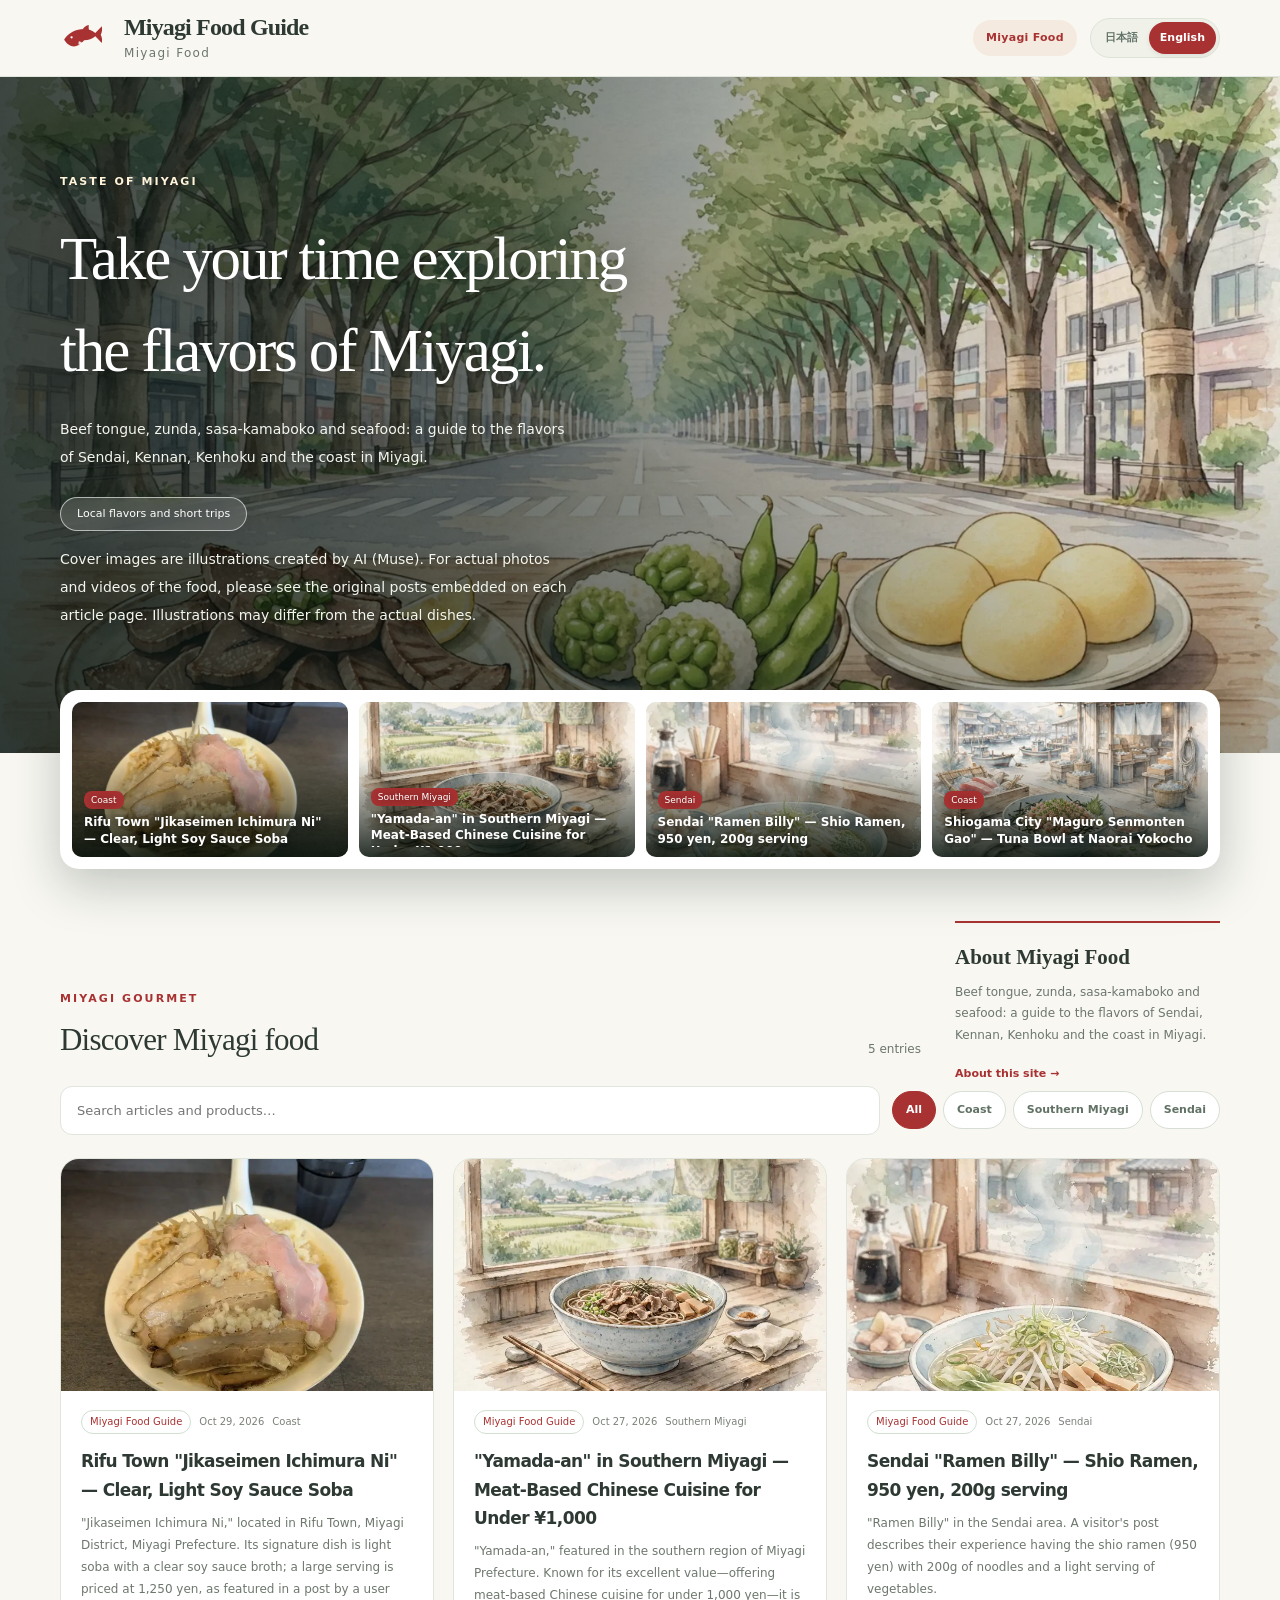
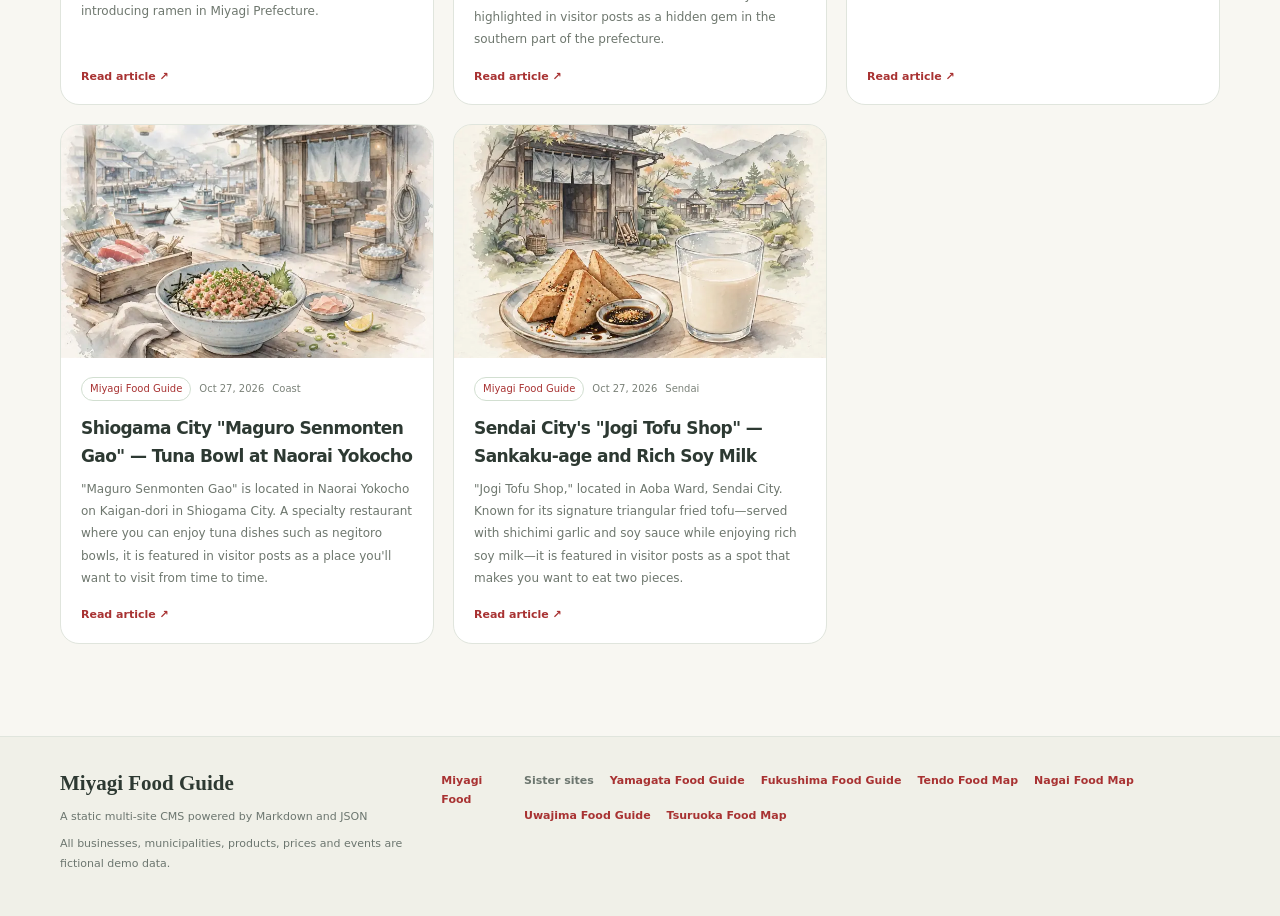
<file: index.html>
<!doctype html><html lang="ja"><head><meta charset="utf-8"><meta name="viewport" content="width=device-width,initial-scale=1"><meta name="description" content="Markdownから生成した静的JSONサイト"><meta http-equiv="Content-Security-Policy" content="default-src 'self'; script-src 'self' https://www.instagram.com https://www.threads.net https://www.threads.com; frame-src https://www.instagram.com https://www.threads.net https://www.threads.com; style-src 'self'; img-src 'self' data:; connect-src 'self'; object-src 'none'; base-uri 'self'; form-action 'none'"><title>宮城グルメ案内</title><link rel="stylesheet" href="assets/style.css"></head><body><div id="app" data-default="miyagi" data-root="./" data-mode="site" data-site-id="miyagi" data-portal-url=""><p class="loading">読み込み中…</p></div><noscript>JavaScriptを有効にしてください。</noscript><script src="assets/app.js" defer></script></body></html>
</file>
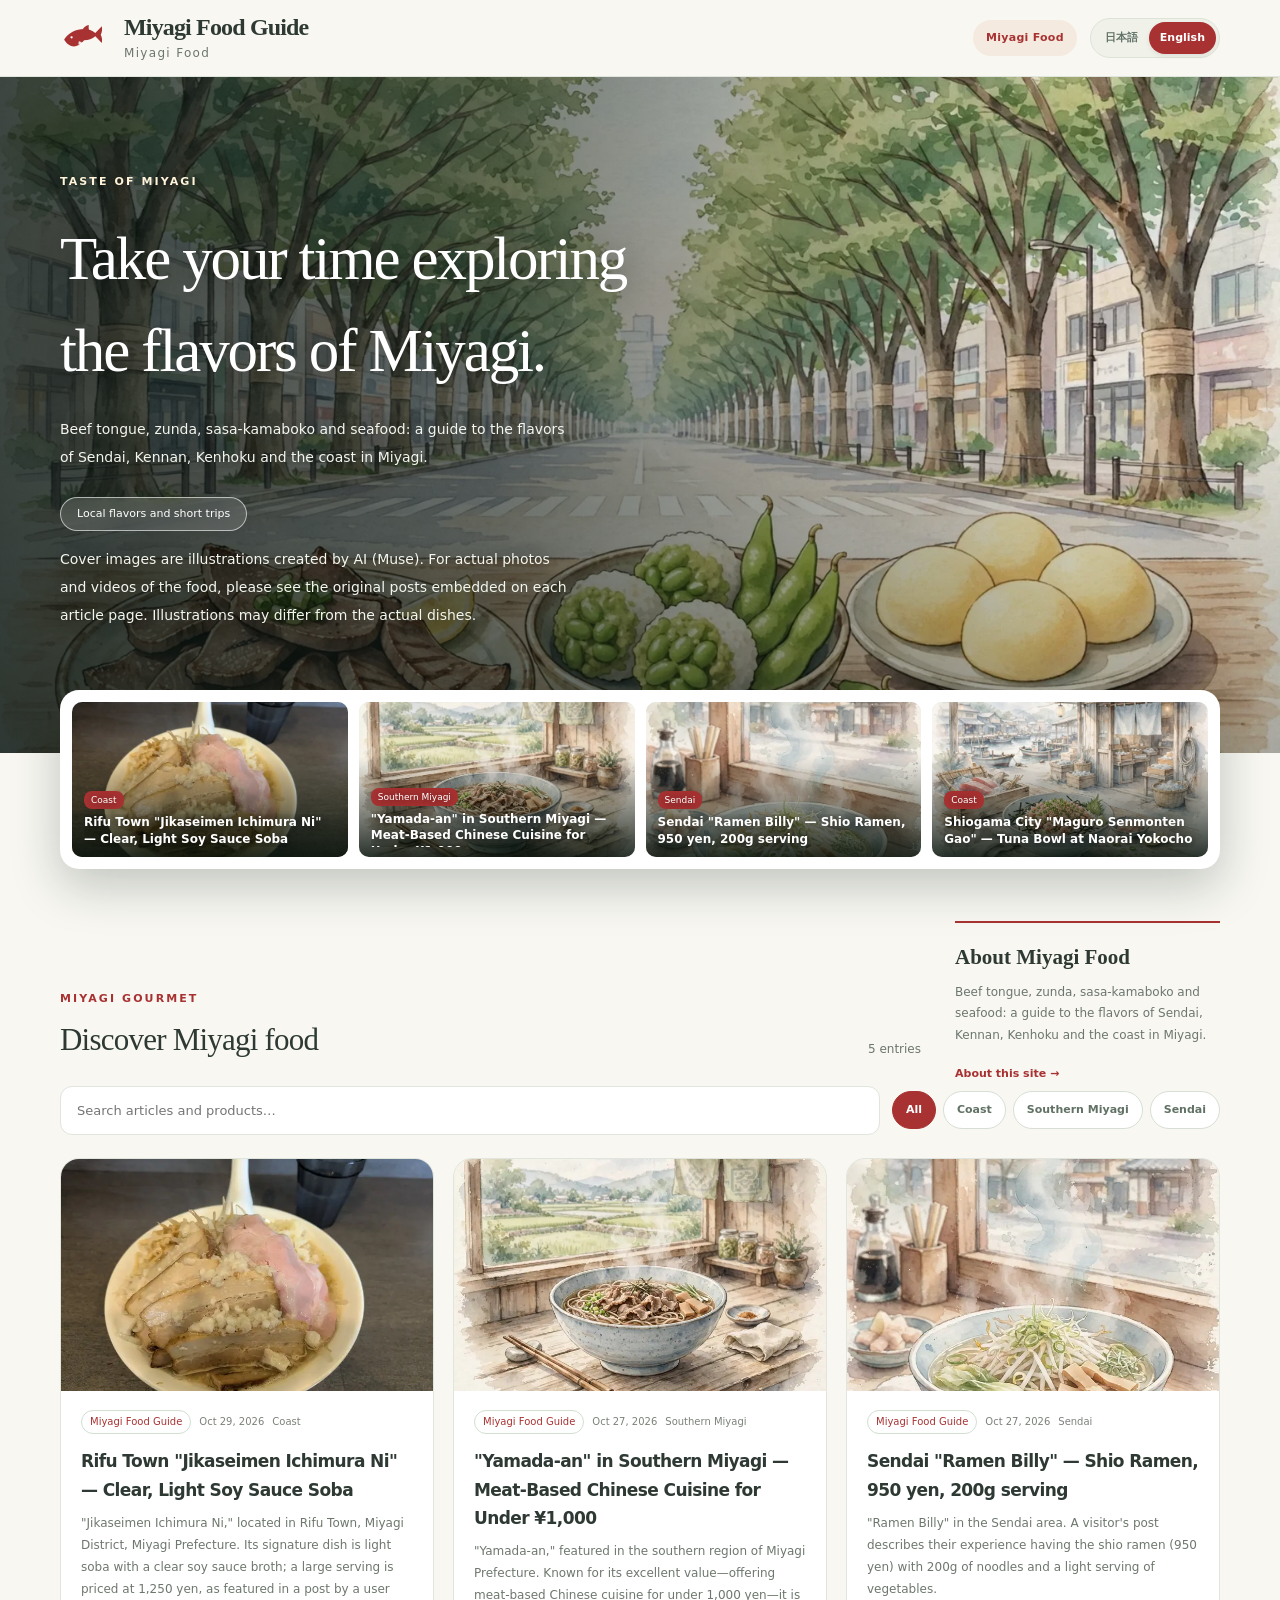
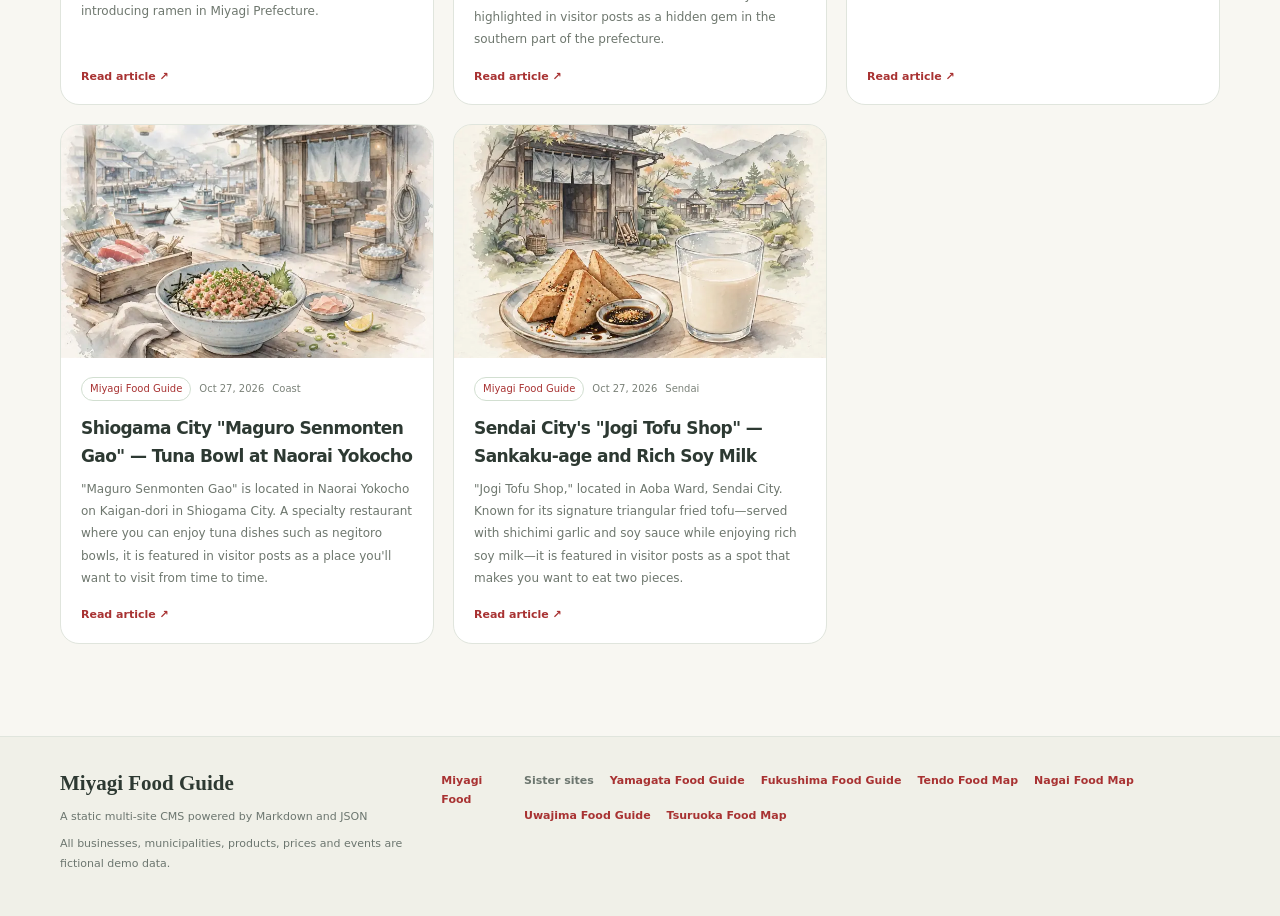
<file: docs/index.html>
<!doctype html><html lang="ja"><head><meta charset="utf-8"><meta name="viewport" content="width=device-width,initial-scale=1"><meta name="description" content="Markdownから生成した静的JSONサイト"><meta http-equiv="Content-Security-Policy" content="default-src 'self'; script-src 'self' https://www.instagram.com https://www.threads.net https://www.threads.com; frame-src https://www.instagram.com https://www.threads.net https://www.threads.com; style-src 'self' 'unsafe-hashes' 'sha256-xK+TcQ9StFcaVVSroz1BgC50XqBvx1GcKyflF9XE4A0=' 'sha256-l6khRnjaVBZm7Z9S5+A/4ZrRnU7hBbTAGeVNTXpAbwU='; img-src 'self' data:; connect-src 'self'; object-src 'none'; base-uri 'self'; form-action 'none'"><title>宮城グルメ案内</title><link rel="stylesheet" href="assets/style.css"></head><body><div id="app" data-default="miyagi" data-root="./" data-mode="site" data-site-id="miyagi" data-portal-url=""><p class="loading">読み込み中…</p></div><noscript>JavaScriptを有効にしてください。</noscript><script src="assets/app.js" defer></script></body></html>
</file>
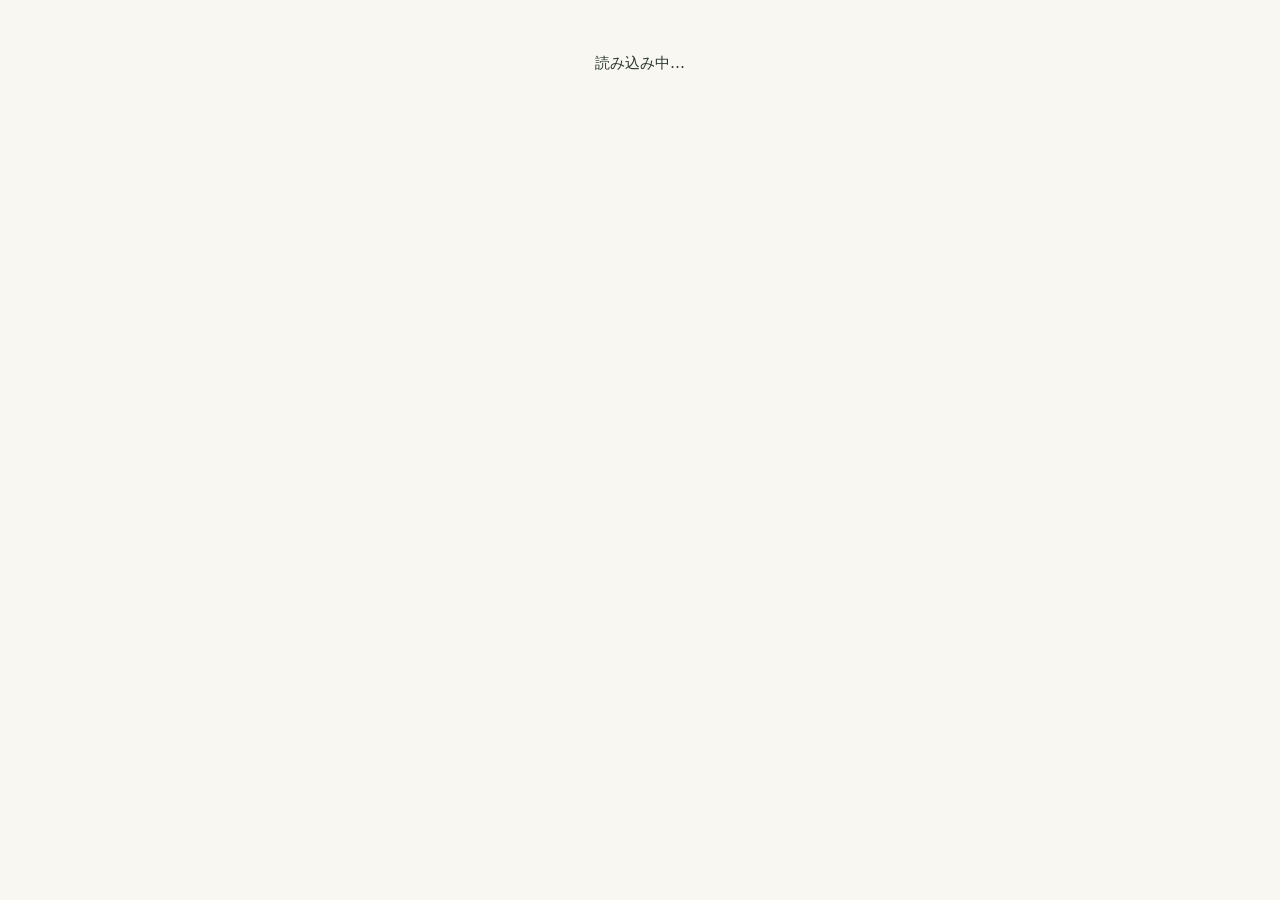
<file: docs/en/index.html>
<!doctype html><html lang="en"><head><meta charset="utf-8"><meta name="viewport" content="width=device-width,initial-scale=1"><meta name="description" content="Beef tongue, zunda, sasa-kamaboko and seafood: a guide to the flavors of Sendai, Kennan, Kenhoku and the coast in Miyagi."><meta http-equiv="refresh" content="0; url=../#/en/"><title>Miyagi Food Guide</title></head><body><p><a href="../#/en/">Miyagi Food Guide &mdash; English</a></p></body></html>
</file>
<file: assets/style.css>
:root{--bg:#f8f7f2;--ink:#2d3932;--muted:#6c766f;--line:#e0e5dd;--accent:#416851;--accentsoft:#edf3eb;--paper:#fff;--round:19px;--shadow:0 18px 48px rgba(37,57,42,.075)}*{box-sizing:border-box}html{scroll-behavior:smooth}body{margin:0;background:var(--bg);color:var(--ink);font:15px/1.8 -apple-system,BlinkMacSystemFont,'Noto Sans JP','Hiragino Kaku Gothic ProN',system-ui,sans-serif}button,input{font:inherit}button{cursor:pointer}a{color:inherit;text-decoration:none}a:hover{color:var(--accent)}img{max-width:100%}h1,h2,h3,p{margin-top:0}[hidden]{display:none!important}.container{width:min(1160px,calc(100% - 48px));margin:auto}.topbar{position:sticky;top:0;z-index:5;background:rgba(248,247,242,.97);backdrop-filter:blur(13px);border-bottom:1px solid var(--line)}.topline{display:flex;gap:18px;align-items:center;justify-content:space-between;min-height:76px}.brand{display:flex;align-items:center;gap:12px;min-width:0}.brandicon{width:42px;height:42px;display:grid;place-items:center;border-radius:13px;background:var(--accent);color:white;font:26px Georgia,serif}.brandname{display:block;font-family:Georgia,'Noto Serif JP',serif;font-size:24px;font-weight:700;line-height:1.1;letter-spacing:-.035em}.brandsub{display:block;font-size:12px;color:var(--muted);letter-spacing:.11em;line-height:1.4;margin-top:5px}.links{display:flex;align-items:center;gap:6px;flex-wrap:wrap;justify-content:flex-end}.links a{font-size:11px;font-weight:700;letter-spacing:.025em;border-radius:100px;padding:8px 13px;white-space:nowrap}.links a.selected{background:var(--accentsoft);color:var(--accent)}.cartbadge{display:inline-block;background:var(--accent);color:white;border-radius:15px;font-size:9px;min-width:17px;text-align:center;padding:0 4px}.mobilehint{display:none}.hero{background:linear-gradient(115deg,#e3eade,#f2dfc7);position:relative;overflow:hidden}.hero:before{content:"";position:absolute;width:370px;height:370px;border-radius:100%;right:-55px;top:-160px;background:rgba(255,255,255,.28)}.hero:after{content:"✳";position:absolute;right:10%;bottom:-150px;font:350px Georgia,serif;line-height:1;color:rgba(74,110,81,.09);transform:rotate(-16deg)}.hero.town{background:linear-gradient(110deg,#d9ebec,#eaf1e2)}.hero.town:after{content:"⌂";color:rgba(66,106,118,.09)}.hero.fruit{background:linear-gradient(110deg,#f6e6d2,#f7e0d9)}.hero.fruit:after{content:"◌";color:rgba(166,95,70,.13)}.heroinner{position:relative;z-index:1;padding:70px 0 77px;max-width:1160px;margin:auto}.kicker{font-size:11px;letter-spacing:.19em;font-weight:800;color:var(--accent)}.hero h1{font:500 clamp(35px,5vw,61px)/1.5 Georgia,'Noto Serif JP',serif;letter-spacing:-.035em;margin:19px 0;color:#263c31;white-space:pre-line}.hero p{font-size:14px;max-width:565px;color:#5c6a60;line-height:2}.hero .subpill{display:inline-flex;border:1px solid color-mix(in srgb,var(--accent) 35%,transparent);border-radius:100px;color:var(--accent);font-size:11px;padding:6px 16px;margin-top:12px;background:rgba(255,255,255,.28)}.section{padding:52px 0}.sectiontitle{display:flex;justify-content:space-between;align-items:end;margin-bottom:25px;gap:16px}.sectiontitle h2{font:500 31px/1.35 Georgia,'Noto Serif JP',serif;letter-spacing:-.025em;margin:8px 0 0}.sectiontitle .caption{font-size:12px;color:var(--muted);margin:0}.siteintro{display:grid;grid-template-columns:repeat(3,1fr);gap:18px;margin-bottom:50px}.siteitem{border:1px solid var(--line);background:white;border-radius:18px;padding:22px 23px;transition:transform .15s,border-color .15s;display:flex;gap:12px;align-items:start}.siteitem:hover{transform:translateY(-3px);border-color:var(--accent)}.siteemoji{width:45px;height:45px;border-radius:15px;background:var(--accentsoft);display:grid;place-items:center;font-size:23px;flex:none}.siteitem strong{font-size:15px}.siteitem span{display:block;font-size:11px;color:var(--muted);line-height:1.8;margin-top:4px}.tools{display:flex;gap:12px;flex-wrap:wrap;align-items:center;margin-bottom:23px}.search{background:#fff;border:1px solid var(--line);padding:12px 16px;border-radius:12px;min-width:220px;flex:1;font-size:13px;outline-color:var(--accent)}.chips{display:flex;flex-wrap:wrap;gap:7px}.chip{border:1px solid #d7dfd5;color:#617165;padding:8px 13px;background:#fff;border-radius:30px;font-size:11px;font-weight:700}.chip.active{background:var(--accent);color:white;border-color:var(--accent)}.grid{display:grid;grid-template-columns:repeat(3,minmax(0,1fr));gap:19px}.tile{border-radius:var(--round);background:var(--paper);border:1px solid var(--line);overflow:hidden;display:flex;flex-direction:column;transition:transform .18s,border-color .18s,box-shadow .18s}.tile:hover{transform:translateY(-4px);box-shadow:var(--shadow);border-color:#b3c6b6}.tile-image{width:100%;height:auto;display:block;background:#e8e4d8}.tile-content{display:flex;flex-direction:column;flex:1;padding:19px 20px 18px}.tile-meta{display:flex;gap:8px;align-items:center;flex-wrap:wrap;color:#7b8279;font-size:10px}.tag{color:var(--accent);border:1px solid #d2dfd1;border-radius:20px;padding:2px 8px;font-size:10px}.tile h3{font-size:17px;line-height:1.65;margin:13px 0 8px;letter-spacing:-.035em}.tile p{font-size:12px;color:#6e776e;line-height:1.85;margin-bottom:16px}.tile-foot{margin-top:auto;display:flex;gap:10px;justify-content:space-between;align-items:center}.more{color:var(--accent);font-size:11px;font-weight:800}.price{font-size:19px;font-weight:750;color:#a65e42}.price small{font-size:10px;font-weight:400;color:#777}.pillbutton{border:1px solid var(--accent);background:var(--accent);color:white;border-radius:30px;padding:7px 15px;font-size:11px;font-weight:700}.pillbutton.ghost{background:white;color:var(--accent)}.pillbutton:hover{opacity:.85}.introgrid{display:grid;grid-template-columns:1fr 265px;gap:34px}.rightnote{border-top:2px solid var(--accent);padding-top:22px}.rightnote h3{font:600 21px Georgia,serif;margin-bottom:12px}.rightnote p{font-size:12px;color:var(--muted)}.article{display:grid;grid-template-columns:minmax(0,1fr) 260px;gap:34px;align-items:start}.articlehead{padding:44px 0 32px;background:linear-gradient(105deg,var(--accentsoft),#f5eddf)}.articlehead h1{font:500 clamp(29px,4vw,44px)/1.52 Georgia,'Noto Serif JP',serif;margin:12px 0 0;overflow-wrap:anywhere}.paper{border:1px solid var(--line);border-radius:19px;background:#fff;padding:32px;overflow-wrap:anywhere}.articlecover{width:100%;height:auto;border-radius:11px;margin-bottom:26px}.prose{font-size:14px;line-height:2.15}.prose h2{font-size:20px;margin-top:30px;border-left:4px solid var(--accent);padding-left:12px}.prose h3{font-size:17px}.prose img{display:block;margin:22px auto;max-width:100%;height:auto;border-radius:10px}.prose p{margin-bottom:18px}.prose a{color:var(--accent);font-weight:600;text-decoration:underline;text-underline-offset:3px}.prose a:hover{text-decoration-thickness:2px}.prose ul{padding-left:20px}.prose table{width:100%;border-collapse:collapse;margin:4px 0 24px;font-size:13px;line-height:1.75}.prose th,.prose td{border:1px solid var(--line);padding:9px 12px;text-align:left;vertical-align:top}.prose th{background:var(--accentsoft);font-weight:700}.prose tbody tr:nth-child(even){background:#fafaf6}.prose td:first-child{font-weight:600}.prose pre{overflow-x:auto;background:#f4f4ee;border:1px solid var(--line);border-radius:10px;padding:14px 16px;font-size:12.5px;line-height:1.7;margin:4px 0 22px}.prose code{font-family:ui-monospace,SFMono-Regular,Menlo,Consolas,monospace}.backlink{display:inline-flex;margin-top:25px;color:var(--accent);font-weight:800;font-size:12px}.info{padding:17px;background:var(--accentsoft);border-radius:13px;font-size:12px;color:#5f6e62;margin-top:18px}.info.warn{background:#fff4e5;color:#956044;border:1px solid #efd7b9}.cross{margin-top:45px;padding-top:20px;border-top:1px solid var(--line)}.cross h2{font:500 25px Georgia,serif}.crosslinks{display:grid;grid-template-columns:repeat(2,minmax(0,1fr));gap:14px}.crosslink{display:flex;align-items:center;gap:12px;border:1px solid var(--line);padding:9px;background:white;border-radius:12px;min-width:0}.crosslink img{width:78px;height:58px;object-fit:cover;border-radius:7px;flex:none}.crosslink strong{font-size:12px;line-height:1.5;display:block}.crosslink span{font-size:10px;color:var(--muted)}.lead{font:500 18px/1.85 Georgia,serif}.purchase{display:flex;align-items:end;justify-content:space-between;gap:12px;background:#f8f6ef;padding:18px;border-radius:13px;margin-top:25px}.purchase .pillbutton{font-size:13px;padding:12px 18px}.toolbar{display:flex;align-items:center;justify-content:space-between;gap:12px;margin-bottom:24px}.notice{font-size:12px;color:#926148;background:#fff1e7;border:1px solid #eed6c2;border-radius:10px;padding:12px 16px}.cartrow{display:grid;grid-template-columns:90px 1fr auto;align-items:center;gap:17px;border-bottom:1px solid var(--line);padding:19px 0}.cartrow img{width:90px;height:67px;object-fit:cover;border-radius:9px}.cartrow h3{font-size:15px;margin-bottom:4px}.cartrow p{font-size:11px;color:var(--muted);margin:0}.cartctrl{display:flex;align-items:center;gap:9px}.cartctrl button{border:1px solid var(--line);background:#fff;padding:4px 10px;border-radius:8px}.total{display:flex;align-items:center;justify-content:space-between;font-size:20px;font-weight:bold;margin:30px 0}.servicegrid{display:grid;grid-template-columns:repeat(3,minmax(0,1fr));gap:12px;margin:0 0 35px}.service{padding:17px 20px;background:white;border:1px solid var(--line);border-radius:14px;font-size:13px;font-weight:700;color:#466f78;display:flex;align-items:center;gap:10px}.footer{margin-top:40px;border-top:1px solid var(--line);background:#f0f0e8;padding:34px 0}.footerinner{display:flex;align-items:start;justify-content:space-between;gap:24px}.footer strong{font:600 21px Georgia,serif}.footer p{font-size:11px;color:var(--muted);margin:8px 0}.footlinks{display:flex;gap:16px;flex-wrap:wrap}.footlinks a{font-size:11px;font-weight:700;color:var(--accent)}.sisterlinks{align-items:center}.sisterlabel{font-size:11px;font-weight:800;color:var(--muted)}.empty{padding:35px;border:1px dashed #ccd5ca;border-radius:14px;text-align:center;color:var(--muted)}.loading{padding:50px;text-align:center}.sr-only{position:absolute;width:1px;height:1px;overflow:hidden;clip:rect(0,0,0,0)}
@media(max-width:950px){.grid{grid-template-columns:repeat(2,minmax(0,1fr))}.siteintro{grid-template-columns:repeat(2,minmax(0,1fr))}.introgrid,.article{grid-template-columns:1fr}.rightnote{display:none}.links{gap:0}.links a{padding:8px 9px}.heroinner{padding:58px 0}}
@media(max-width:600px){.container{width:calc(100% - 30px)}.topline{min-height:80px;display:block;padding:12px 0}.brand{margin-bottom:8px}.brandicon{width:33px;height:33px;font-size:19px}.brandname{font-size:19px}.brandsub{display:none}.links{justify-content:flex-start;gap:2px}.links a{font-size:10px;padding:5px 8px}.heroinner{padding:38px 0 44px}.hero h1{font-size:35px}.hero p{font-size:12px}.hero:after{font-size:210px;bottom:-85px}.section{padding:36px 0}.siteintro,.grid,.crosslinks,.servicegrid{grid-template-columns:1fr}.sectiontitle h2{font-size:25px}.paper{padding:20px}.articlehead{padding:27px 0}.cartrow{grid-template-columns:65px 1fr}.cartrow img{width:65px;height:58px}.cartctrl{grid-column:2}.purchase{display:block}.purchase button{margin-top:16px}.footerinner{display:block}.footlinks{margin-top:16px}.tile-content{padding:16px}.prose table{display:block;overflow-x:auto;-webkit-overflow-scrolling:touch}.prose th,.prose td{padding:8px 10px}.prose table:has(>thead>tr>:nth-child(2):last-child){overflow:visible}.prose table:has(>thead>tr>:nth-child(2):last-child) thead{display:none}.prose table:has(>thead>tr>:nth-child(2):last-child) tbody,.prose table:has(>thead>tr>:nth-child(2):last-child) tr{display:block}.prose table:has(>thead>tr>:nth-child(2):last-child) tr{border:1px solid var(--line);border-radius:12px;margin-bottom:12px;overflow:hidden;background:#fff}.prose table:has(>thead>tr>:nth-child(2):last-child) td{display:block;border:none;padding:6px 14px 12px}.prose table:has(>thead>tr>:nth-child(2):last-child) td:first-child{background:var(--accentsoft);font-weight:700;white-space:normal;padding:8px 14px;margin-bottom:6px}.prose table:not(:has(>thead>tr>:nth-child(2):last-child)) th,.prose table:not(:has(>thead>tr>:nth-child(2):last-child)) td{min-width:112px}}
@media(prefers-reduced-motion:reduce){html{scroll-behavior:auto}.tile,.siteitem{transition:none}}
/* Bi-lingual navigation and photographic Miyagi gourmet hero. */
.header-right{display:flex;align-items:center;gap:13px;justify-content:flex-end;flex-wrap:wrap}
.language-switch{display:inline-flex;background:#f0f1e9;border:1px solid #dde3d6;padding:3px;border-radius:40px;white-space:nowrap}
.language-switch button{border:0;background:transparent;padding:6px 11px;color:#627367;border-radius:30px;font-size:11px;font-weight:750}
.language-switch button.chosen{background:var(--accent);color:#fff;box-shadow:0 2px 5px #00000014}
.hero.miyagi{background:#38302a;color:#fff}
.hero.miyagi .hero-photo{position:absolute;inset:0;width:100%;height:100%;object-fit:cover;display:block}
.hero.miyagi:before{display:none}
.hero.miyagi:after{content:none}
.hero.miyagi .heroinner{isolation:isolate}
.hero.miyagi h1{color:#fff;text-shadow:0 2px 20px #00000070}
.hero.miyagi .kicker{color:#fae0b5}
.hero.miyagi p{color:#fff0d9;max-width:510px;text-shadow:0 1px 12px #00000065}
.hero.miyagi .subpill{background:#ffffff1f;border-color:#ffffff80;color:#fff}
.site-link-label{color:var(--accent)!important;font-weight:700!important}
@media(max-width:1060px){.header-right{gap:6px}.links a{padding:6px 8px}}
@media(max-width:720px){.header-right{justify-content:flex-start}.language-switch{margin-top:4px}.hero.miyagi .hero-photo{object-position:56% center}.hero.miyagi:before{display:block;background:linear-gradient(90deg,#221b14bb,transparent);inset:0;width:auto;height:auto;border-radius:0}.hero.miyagi .heroinner{padding:55px 0 65px}}


/* Editorial photographic style, with fully localized HTML text over image assets. */
.hero{background:#22312b;min-height:440px;isolation:isolate}
.hero .hero-photo{position:absolute;inset:0;width:100%;height:100%;display:block;object-fit:cover;object-position:center 47%;z-index:-2}
.hero:before,.hero.miyagi:before{content:"";display:block;position:absolute;inset:0;width:100%;height:100%;border-radius:0;background:linear-gradient(90deg,rgba(10,22,19,.79) 0%,rgba(13,24,20,.56) 39%,rgba(13,22,19,.07) 84%),linear-gradient(0deg,rgba(11,20,15,.30),transparent 55%);z-index:-1;pointer-events:none}
.hero:after,.hero.town:after,.hero.fruit:after,.hero.miyagi:after{content:none;display:none}
.hero.town,.hero.fruit,.hero.bakery,.hero.miyagi,.hero.portal{background-color:#284034}
.hero .heroinner{position:relative;z-index:1;padding:90px 0 110px}
.hero h1,.hero.miyagi h1{color:#fff;text-shadow:0 4px 30px rgba(0,0,0,.38)}
.hero p,.hero.miyagi p{color:#f3f6ee;text-shadow:0 1px 15px rgba(0,0,0,.5)}
.hero .kicker,.hero.miyagi .kicker{color:#fff3d9;text-shadow:0 1px 8px #0007}
.hero .subpill,.hero.miyagi .subpill{color:white;border-color:#fff9;background:#ffffff24;backdrop-filter:blur(8px)}
.hero.fruit .hero-photo{object-position:center 48%}
.hero.town .hero-photo{object-position:center 50%}
.hero.bakery .hero-photo{object-position:center 50%}
.siteintro{grid-template-columns:repeat(4,minmax(0,1fr));gap:15px;margin-bottom:51px}
.siteitem{display:block;padding:0;overflow:hidden;min-width:0;box-shadow:0 5px 20px #20351f0a}
.siteitem-photo{display:block;overflow:hidden;height:156px;margin:0!important;background:#dde4d6}
.siteitem-photo img{width:100%;height:100%;display:block;object-fit:cover;transition:transform .3s}
.siteitem:hover .siteitem-photo img{transform:scale(1.045)}
.siteitem-info{padding:17px 19px 20px}
.siteitem-info strong{display:block;font-size:17px;line-height:1.45;margin:6px 0}
.siteitem-info .siteitem-type{font-size:10px;color:var(--accent);font-weight:800;letter-spacing:.07em}
.siteitem-info .siteitem-description{font-size:11px;line-height:1.7;color:#68766e;display:block;min-height:38px}
.siteitem-info .site-link-label{display:block;margin-top:14px}
.feature-wrap{position:relative;z-index:2;margin-top:-63px}
.photo-features{display:grid;grid-template-columns:repeat(4,minmax(0,1fr));gap:11px;padding:12px;background:#fff;border-radius:19px;box-shadow:0 16px 48px #172a2040}
.photo-feature{position:relative;height:155px;overflow:hidden;display:block;border-radius:10px;background:#dce8df}
.photo-feature:after{content:"";position:absolute;inset:0;background:linear-gradient(0deg,#05100ad9,transparent 65%)}
.photo-feature img{width:100%;height:100%;display:block;object-fit:cover;transition:transform .3s}
.photo-feature:hover img{transform:scale(1.07)}
.feature-caption{position:absolute;z-index:1;bottom:10px;left:12px;right:12px;color:#fff;text-shadow:0 1px 8px #000a}
.feature-caption small{display:inline-block;font-size:9px;background:var(--accent);color:#fff;padding:1px 7px;border-radius:8px;margin-bottom:5px}
.feature-caption strong{display:block;font-size:12px;line-height:1.35;max-height:3em;overflow:hidden}
@media(max-width:1000px){.siteintro{grid-template-columns:repeat(2,minmax(0,1fr))}.photo-feature{height:138px}.hero .heroinner{padding:70px 0 103px}}
@media(max-width:650px){.hero{min-height:385px}.hero .heroinner{padding:55px 0 100px}.hero:before{background:linear-gradient(90deg,#102015d9,rgba(12,28,19,.56) 75%,#0b261f35)}.siteintro{gap:12px}.siteitem-photo{height:112px}.siteitem-info{padding:12px}.siteitem-info strong{font-size:14px}.siteitem-info .siteitem-description{min-height:0}.photo-features{grid-template-columns:repeat(2,minmax(0,1fr));gap:8px;padding:8px;border-radius:14px}.feature-wrap{margin-top:-53px}.photo-feature{height:128px}.feature-caption strong{font-size:11px}}

/* Editorial vector logos, replacing the temporary h./house/emoji marks. */
.brandicon{width:52px;height:52px;flex:none;display:inline-flex;align-items:center;justify-content:center;background:transparent!important;color:#4a755f;border-radius:0!important;font-size:inherit;overflow:visible}
.brandicon svg{display:block;width:49px;height:49px;max-width:none;flex:none}
.brandicon-portal{color:#55785c}
.brandicon-bakery{color:#9b6a36}
.brandicon-town{color:#517c55}
.brandicon-fruit{color:#e77e2a}
.brandicon-gourmet{color:#143c47}
.brandicon-gourmet svg{width:54px}
.brandicon-miyagi{color:#a83232}
@media(max-width:650px){.brandicon{width:39px;height:39px}.brandicon svg{width:38px;height:38px}.brandicon-gourmet svg{width:42px}}

.embed{display:flex;justify-content:center;margin:0 auto 24px;max-width:560px}
.embed blockquote{width:100%}
.heronote{font-size:11px;color:#7a847b;margin-top:14px;max-width:680px;line-height:1.9}
.mapbox{margin-top:26px;border:1px solid var(--line);border-radius:13px;padding:18px;background:#fbfaf5}.mapbox h3{font-size:15px;margin-bottom:10px}.maplinks{display:flex;gap:10px;flex-wrap:wrap}.mapbox p{font-size:11px;color:var(--muted);margin:10px 0 0}

/* Article page: left sidebar with site note + SNS embed (trial, 2026-10-26) */
.article{grid-template-columns:350px minmax(0,1fr)}
.leftnote{position:sticky;top:96px;border-top:2px solid var(--accent);padding-top:22px}
.leftnote h3{font:600 21px Georgia,serif;margin-bottom:12px}
.leftnote p{font-size:12px;color:var(--muted)}
.leftnote .embed{margin:24px 0 0;max-width:100%}
@media(max-width:950px){.article{grid-template-columns:1fr}.leftnote{position:static}}
.tsub{display:block;font-size:.6em;font-weight:500;letter-spacing:.02em;opacity:.72;margin-top:.16em}

/* Cover images: show the whole image at its natural aspect ratio, never cropped to a fixed frame (2026-10-26) */
.tile-image,.articlecover{aspect-ratio:auto;object-fit:initial}
.listenbar{margin-bottom:20px}
</file>
<file: docs/assets/style.css>
:root{--bg:#f8f7f2;--ink:#2d3932;--muted:#6c766f;--line:#e0e5dd;--accent:#416851;--accentsoft:#edf3eb;--paper:#fff;--round:19px;--shadow:0 18px 48px rgba(37,57,42,.075)}*{box-sizing:border-box}html{scroll-behavior:smooth}body{margin:0;background:var(--bg);color:var(--ink);font:15px/1.8 -apple-system,BlinkMacSystemFont,'Noto Sans JP','Hiragino Kaku Gothic ProN',system-ui,sans-serif}button,input{font:inherit}button{cursor:pointer}a{color:inherit;text-decoration:none}a:hover{color:var(--accent)}img{max-width:100%}h1,h2,h3,p{margin-top:0}[hidden]{display:none!important}.container{width:min(1160px,calc(100% - 48px));margin:auto}.topbar{position:sticky;top:0;z-index:5;background:rgba(248,247,242,.97);backdrop-filter:blur(13px);border-bottom:1px solid var(--line)}.topline{display:flex;gap:18px;align-items:center;justify-content:space-between;min-height:76px}.brand{display:flex;align-items:center;gap:12px;min-width:0}.brandicon{width:42px;height:42px;display:grid;place-items:center;border-radius:13px;background:var(--accent);color:white;font:26px Georgia,serif}.brandname{display:block;font-family:Georgia,'Noto Serif JP',serif;font-size:24px;font-weight:700;line-height:1.1;letter-spacing:-.035em}.brandsub{display:block;font-size:12px;color:var(--muted);letter-spacing:.11em;line-height:1.4;margin-top:5px}.links{display:flex;align-items:center;gap:6px;flex-wrap:wrap;justify-content:flex-end}.links a{font-size:11px;font-weight:700;letter-spacing:.025em;border-radius:100px;padding:8px 13px;white-space:nowrap}.links a.selected{background:var(--accentsoft);color:var(--accent)}.cartbadge{display:inline-block;background:var(--accent);color:white;border-radius:15px;font-size:9px;min-width:17px;text-align:center;padding:0 4px}.mobilehint{display:none}.hero{background:linear-gradient(115deg,#e3eade,#f2dfc7);position:relative;overflow:hidden}.hero:before{content:"";position:absolute;width:370px;height:370px;border-radius:100%;right:-55px;top:-160px;background:rgba(255,255,255,.28)}.hero:after{content:"✳";position:absolute;right:10%;bottom:-150px;font:350px Georgia,serif;line-height:1;color:rgba(74,110,81,.09);transform:rotate(-16deg)}.hero.town{background:linear-gradient(110deg,#d9ebec,#eaf1e2)}.hero.town:after{content:"⌂";color:rgba(66,106,118,.09)}.hero.fruit{background:linear-gradient(110deg,#f6e6d2,#f7e0d9)}.hero.fruit:after{content:"◌";color:rgba(166,95,70,.13)}.heroinner{position:relative;z-index:1;padding:70px 0 77px;max-width:1160px;margin:auto}.kicker{font-size:11px;letter-spacing:.19em;font-weight:800;color:var(--accent)}.hero h1{font:500 clamp(35px,5vw,61px)/1.5 Georgia,'Noto Serif JP',serif;letter-spacing:-.035em;margin:19px 0;color:#263c31;white-space:pre-line}.hero p{font-size:14px;max-width:565px;color:#5c6a60;line-height:2}.hero .subpill{display:inline-flex;border:1px solid color-mix(in srgb,var(--accent) 35%,transparent);border-radius:100px;color:var(--accent);font-size:11px;padding:6px 16px;margin-top:12px;background:rgba(255,255,255,.28)}.section{padding:52px 0}.sectiontitle{display:flex;justify-content:space-between;align-items:end;margin-bottom:25px;gap:16px}.sectiontitle h2{font:500 31px/1.35 Georgia,'Noto Serif JP',serif;letter-spacing:-.025em;margin:8px 0 0}.sectiontitle .caption{font-size:12px;color:var(--muted);margin:0}.siteintro{display:grid;grid-template-columns:repeat(3,1fr);gap:18px;margin-bottom:50px}.siteitem{border:1px solid var(--line);background:white;border-radius:18px;padding:22px 23px;transition:transform .15s,border-color .15s;display:flex;gap:12px;align-items:start}.siteitem:hover{transform:translateY(-3px);border-color:var(--accent)}.siteemoji{width:45px;height:45px;border-radius:15px;background:var(--accentsoft);display:grid;place-items:center;font-size:23px;flex:none}.siteitem strong{font-size:15px}.siteitem span{display:block;font-size:11px;color:var(--muted);line-height:1.8;margin-top:4px}.tools{display:flex;gap:12px;flex-wrap:wrap;align-items:center;margin-bottom:23px}.search{background:#fff;border:1px solid var(--line);padding:12px 16px;border-radius:12px;min-width:220px;flex:1;font-size:13px;outline-color:var(--accent)}.chips{display:flex;flex-wrap:wrap;gap:7px}.chip{border:1px solid #d7dfd5;color:#617165;padding:8px 13px;background:#fff;border-radius:30px;font-size:11px;font-weight:700}.chip.active{background:var(--accent);color:white;border-color:var(--accent)}.grid{display:grid;grid-template-columns:repeat(3,minmax(0,1fr));gap:19px}.tile{border-radius:var(--round);background:var(--paper);border:1px solid var(--line);overflow:hidden;display:flex;flex-direction:column;transition:transform .18s,border-color .18s,box-shadow .18s}.tile:hover{transform:translateY(-4px);box-shadow:var(--shadow);border-color:#b3c6b6}.tile-image{width:100%;height:auto;display:block;background:#e8e4d8}.tile-content{display:flex;flex-direction:column;flex:1;padding:19px 20px 18px}.tile-meta{display:flex;gap:8px;align-items:center;flex-wrap:wrap;color:#7b8279;font-size:10px}.tag{color:var(--accent);border:1px solid #d2dfd1;border-radius:20px;padding:2px 8px;font-size:10px}.tile h3{font-size:17px;line-height:1.65;margin:13px 0 8px;letter-spacing:-.035em}.tile p{font-size:12px;color:#6e776e;line-height:1.85;margin-bottom:16px}.tile-foot{margin-top:auto;display:flex;gap:10px;justify-content:space-between;align-items:center}.more{color:var(--accent);font-size:11px;font-weight:800}.price{font-size:19px;font-weight:750;color:#a65e42}.price small{font-size:10px;font-weight:400;color:#777}.pillbutton{border:1px solid var(--accent);background:var(--accent);color:white;border-radius:30px;padding:7px 15px;font-size:11px;font-weight:700}.pillbutton.ghost{background:white;color:var(--accent)}.pillbutton:hover{opacity:.85}.introgrid{display:grid;grid-template-columns:1fr 265px;gap:34px}.rightnote{border-top:2px solid var(--accent);padding-top:22px}.rightnote h3{font:600 21px Georgia,serif;margin-bottom:12px}.rightnote p{font-size:12px;color:var(--muted)}.article{display:grid;grid-template-columns:minmax(0,1fr) 260px;gap:34px;align-items:start}.articlehead{padding:44px 0 32px;background:linear-gradient(105deg,var(--accentsoft),#f5eddf)}.articlehead h1{font:500 clamp(29px,4vw,44px)/1.52 Georgia,'Noto Serif JP',serif;margin:12px 0 0;overflow-wrap:anywhere}.paper{border:1px solid var(--line);border-radius:19px;background:#fff;padding:32px;overflow-wrap:anywhere}.articlecover{width:100%;height:auto;border-radius:11px;margin-bottom:26px}.prose{font-size:14px;line-height:2.15}.prose h2{font-size:20px;margin-top:30px;border-left:4px solid var(--accent);padding-left:12px}.prose h3{font-size:17px}.prose img{display:block;margin:22px auto;max-width:100%;height:auto;border-radius:10px}.prose p{margin-bottom:18px}.prose a{color:var(--accent);font-weight:600;text-decoration:underline;text-underline-offset:3px}.prose a:hover{text-decoration-thickness:2px}.prose ul{padding-left:20px}.prose table{width:100%;border-collapse:collapse;margin:4px 0 24px;font-size:13px;line-height:1.75}.prose th,.prose td{border:1px solid var(--line);padding:9px 12px;text-align:left;vertical-align:top}.prose th{background:var(--accentsoft);font-weight:700}.prose tbody tr:nth-child(even){background:#fafaf6}.prose td:first-child{font-weight:600}.prose pre{overflow-x:auto;background:#f4f4ee;border:1px solid var(--line);border-radius:10px;padding:14px 16px;font-size:12.5px;line-height:1.7;margin:4px 0 22px}.prose code{font-family:ui-monospace,SFMono-Regular,Menlo,Consolas,monospace}.backlink{display:inline-flex;margin-top:25px;color:var(--accent);font-weight:800;font-size:12px}.info{padding:17px;background:var(--accentsoft);border-radius:13px;font-size:12px;color:#5f6e62;margin-top:18px}.info.warn{background:#fff4e5;color:#956044;border:1px solid #efd7b9}.cross{margin-top:45px;padding-top:20px;border-top:1px solid var(--line)}.cross h2{font:500 25px Georgia,serif}.crosslinks{display:grid;grid-template-columns:repeat(2,minmax(0,1fr));gap:14px}.crosslink{display:flex;align-items:center;gap:12px;border:1px solid var(--line);padding:9px;background:white;border-radius:12px;min-width:0}.crosslink img{width:78px;height:58px;object-fit:cover;border-radius:7px;flex:none}.crosslink strong{font-size:12px;line-height:1.5;display:block}.crosslink span{font-size:10px;color:var(--muted)}.lead{font:500 18px/1.85 Georgia,serif}.purchase{display:flex;align-items:end;justify-content:space-between;gap:12px;background:#f8f6ef;padding:18px;border-radius:13px;margin-top:25px}.purchase .pillbutton{font-size:13px;padding:12px 18px}.toolbar{display:flex;align-items:center;justify-content:space-between;gap:12px;margin-bottom:24px}.notice{font-size:12px;color:#926148;background:#fff1e7;border:1px solid #eed6c2;border-radius:10px;padding:12px 16px}.cartrow{display:grid;grid-template-columns:90px 1fr auto;align-items:center;gap:17px;border-bottom:1px solid var(--line);padding:19px 0}.cartrow img{width:90px;height:67px;object-fit:cover;border-radius:9px}.cartrow h3{font-size:15px;margin-bottom:4px}.cartrow p{font-size:11px;color:var(--muted);margin:0}.cartctrl{display:flex;align-items:center;gap:9px}.cartctrl button{border:1px solid var(--line);background:#fff;padding:4px 10px;border-radius:8px}.total{display:flex;align-items:center;justify-content:space-between;font-size:20px;font-weight:bold;margin:30px 0}.servicegrid{display:grid;grid-template-columns:repeat(3,minmax(0,1fr));gap:12px;margin:0 0 35px}.service{padding:17px 20px;background:white;border:1px solid var(--line);border-radius:14px;font-size:13px;font-weight:700;color:#466f78;display:flex;align-items:center;gap:10px}.footer{margin-top:40px;border-top:1px solid var(--line);background:#f0f0e8;padding:34px 0}.footerinner{display:flex;align-items:start;justify-content:space-between;gap:24px}.footer strong{font:600 21px Georgia,serif}.footer p{font-size:11px;color:var(--muted);margin:8px 0}.footlinks{display:flex;gap:16px;flex-wrap:wrap}.footlinks a{font-size:11px;font-weight:700;color:var(--accent)}.sisterlinks{align-items:center}.sisterlabel{font-size:11px;font-weight:800;color:var(--muted)}.empty{padding:35px;border:1px dashed #ccd5ca;border-radius:14px;text-align:center;color:var(--muted)}.loading{padding:50px;text-align:center}.sr-only{position:absolute;width:1px;height:1px;overflow:hidden;clip:rect(0,0,0,0)}
@media(max-width:950px){.grid{grid-template-columns:repeat(2,minmax(0,1fr))}.siteintro{grid-template-columns:repeat(2,minmax(0,1fr))}.introgrid,.article{grid-template-columns:1fr}.rightnote{display:none}.links{gap:0}.links a{padding:8px 9px}.heroinner{padding:58px 0}}
@media(max-width:600px){.container{width:calc(100% - 30px)}.topline{min-height:80px;display:block;padding:12px 0}.brand{margin-bottom:8px}.brandicon{width:33px;height:33px;font-size:19px}.brandname{font-size:19px}.brandsub{display:none}.links{justify-content:flex-start;gap:2px}.links a{font-size:10px;padding:5px 8px}.heroinner{padding:38px 0 44px}.hero h1{font-size:35px}.hero p{font-size:12px}.hero:after{font-size:210px;bottom:-85px}.section{padding:36px 0}.siteintro,.grid,.crosslinks,.servicegrid{grid-template-columns:1fr}.sectiontitle h2{font-size:25px}.paper{padding:20px}.articlehead{padding:27px 0}.cartrow{grid-template-columns:65px 1fr}.cartrow img{width:65px;height:58px}.cartctrl{grid-column:2}.purchase{display:block}.purchase button{margin-top:16px}.footerinner{display:block}.footlinks{margin-top:16px}.tile-content{padding:16px}.prose table{display:block;overflow-x:auto;-webkit-overflow-scrolling:touch}.prose th,.prose td{padding:8px 10px}.prose table:has(>thead>tr>:nth-child(2):last-child){overflow:visible}.prose table:has(>thead>tr>:nth-child(2):last-child) thead{display:none}.prose table:has(>thead>tr>:nth-child(2):last-child) tbody,.prose table:has(>thead>tr>:nth-child(2):last-child) tr{display:block}.prose table:has(>thead>tr>:nth-child(2):last-child) tr{border:1px solid var(--line);border-radius:12px;margin-bottom:12px;overflow:hidden;background:#fff}.prose table:has(>thead>tr>:nth-child(2):last-child) td{display:block;border:none;padding:6px 14px 12px}.prose table:has(>thead>tr>:nth-child(2):last-child) td:first-child{background:var(--accentsoft);font-weight:700;white-space:normal;padding:8px 14px;margin-bottom:6px}.prose table:not(:has(>thead>tr>:nth-child(2):last-child)) th,.prose table:not(:has(>thead>tr>:nth-child(2):last-child)) td{min-width:112px}}
@media(prefers-reduced-motion:reduce){html{scroll-behavior:auto}.tile,.siteitem{transition:none}}
/* Bi-lingual navigation and photographic Miyagi gourmet hero. */
.header-right{display:flex;align-items:center;gap:13px;justify-content:flex-end;flex-wrap:wrap}
.language-switch{display:inline-flex;background:#f0f1e9;border:1px solid #dde3d6;padding:3px;border-radius:40px;white-space:nowrap}
.language-switch button{border:0;background:transparent;padding:6px 11px;color:#627367;border-radius:30px;font-size:11px;font-weight:750}
.language-switch button.chosen{background:var(--accent);color:#fff;box-shadow:0 2px 5px #00000014}
.hero.miyagi{background:#38302a;color:#fff}
.hero.miyagi .hero-photo{position:absolute;inset:0;width:100%;height:100%;object-fit:cover;display:block}
.hero.miyagi:before{display:none}
.hero.miyagi:after{content:none}
.hero.miyagi .heroinner{isolation:isolate}
.hero.miyagi h1{color:#fff;text-shadow:0 2px 20px #00000070}
.hero.miyagi .kicker{color:#fae0b5}
.hero.miyagi p{color:#fff0d9;max-width:510px;text-shadow:0 1px 12px #00000065}
.hero.miyagi .subpill{background:#ffffff1f;border-color:#ffffff80;color:#fff}
.site-link-label{color:var(--accent)!important;font-weight:700!important}
@media(max-width:1060px){.header-right{gap:6px}.links a{padding:6px 8px}}
@media(max-width:720px){.header-right{justify-content:flex-start}.language-switch{margin-top:4px}.hero.miyagi .hero-photo{object-position:56% center}.hero.miyagi:before{display:block;background:linear-gradient(90deg,#221b14bb,transparent);inset:0;width:auto;height:auto;border-radius:0}.hero.miyagi .heroinner{padding:55px 0 65px}}


/* Editorial photographic style, with fully localized HTML text over image assets. */
.hero{background:#22312b;min-height:440px;isolation:isolate}
.hero .hero-photo{position:absolute;inset:0;width:100%;height:100%;display:block;object-fit:cover;object-position:center 47%;z-index:-2}
.hero:before,.hero.miyagi:before{content:"";display:block;position:absolute;inset:0;width:100%;height:100%;border-radius:0;background:linear-gradient(90deg,rgba(10,22,19,.79) 0%,rgba(13,24,20,.56) 39%,rgba(13,22,19,.07) 84%),linear-gradient(0deg,rgba(11,20,15,.30),transparent 55%);z-index:-1;pointer-events:none}
.hero:after,.hero.town:after,.hero.fruit:after,.hero.miyagi:after{content:none;display:none}
.hero.town,.hero.fruit,.hero.bakery,.hero.miyagi,.hero.portal{background-color:#284034}
.hero .heroinner{position:relative;z-index:1;padding:90px 0 110px}
.hero h1,.hero.miyagi h1{color:#fff;text-shadow:0 4px 30px rgba(0,0,0,.38)}
.hero p,.hero.miyagi p{color:#f3f6ee;text-shadow:0 1px 15px rgba(0,0,0,.5)}
.hero .kicker,.hero.miyagi .kicker{color:#fff3d9;text-shadow:0 1px 8px #0007}
.hero .subpill,.hero.miyagi .subpill{color:white;border-color:#fff9;background:#ffffff24;backdrop-filter:blur(8px)}
.hero.fruit .hero-photo{object-position:center 48%}
.hero.town .hero-photo{object-position:center 50%}
.hero.bakery .hero-photo{object-position:center 50%}
.siteintro{grid-template-columns:repeat(4,minmax(0,1fr));gap:15px;margin-bottom:51px}
.siteitem{display:block;padding:0;overflow:hidden;min-width:0;box-shadow:0 5px 20px #20351f0a}
.siteitem-photo{display:block;overflow:hidden;height:156px;margin:0!important;background:#dde4d6}
.siteitem-photo img{width:100%;height:100%;display:block;object-fit:cover;transition:transform .3s}
.siteitem:hover .siteitem-photo img{transform:scale(1.045)}
.siteitem-info{padding:17px 19px 20px}
.siteitem-info strong{display:block;font-size:17px;line-height:1.45;margin:6px 0}
.siteitem-info .siteitem-type{font-size:10px;color:var(--accent);font-weight:800;letter-spacing:.07em}
.siteitem-info .siteitem-description{font-size:11px;line-height:1.7;color:#68766e;display:block;min-height:38px}
.siteitem-info .site-link-label{display:block;margin-top:14px}
.feature-wrap{position:relative;z-index:2;margin-top:-63px}
.photo-features{display:grid;grid-template-columns:repeat(4,minmax(0,1fr));gap:11px;padding:12px;background:#fff;border-radius:19px;box-shadow:0 16px 48px #172a2040}
.photo-feature{position:relative;height:155px;overflow:hidden;display:block;border-radius:10px;background:#dce8df}
.photo-feature:after{content:"";position:absolute;inset:0;background:linear-gradient(0deg,#05100ad9,transparent 65%)}
.photo-feature img{width:100%;height:100%;display:block;object-fit:cover;transition:transform .3s}
.photo-feature:hover img{transform:scale(1.07)}
.feature-caption{position:absolute;z-index:1;bottom:10px;left:12px;right:12px;color:#fff;text-shadow:0 1px 8px #000a}
.feature-caption small{display:inline-block;font-size:9px;background:var(--accent);color:#fff;padding:1px 7px;border-radius:8px;margin-bottom:5px}
.feature-caption strong{display:block;font-size:12px;line-height:1.35;max-height:3em;overflow:hidden}
@media(max-width:1000px){.siteintro{grid-template-columns:repeat(2,minmax(0,1fr))}.photo-feature{height:138px}.hero .heroinner{padding:70px 0 103px}}
@media(max-width:650px){.hero{min-height:385px}.hero .heroinner{padding:55px 0 100px}.hero:before{background:linear-gradient(90deg,#102015d9,rgba(12,28,19,.56) 75%,#0b261f35)}.siteintro{gap:12px}.siteitem-photo{height:112px}.siteitem-info{padding:12px}.siteitem-info strong{font-size:14px}.siteitem-info .siteitem-description{min-height:0}.photo-features{grid-template-columns:repeat(2,minmax(0,1fr));gap:8px;padding:8px;border-radius:14px}.feature-wrap{margin-top:-53px}.photo-feature{height:128px}.feature-caption strong{font-size:11px}}

/* Editorial vector logos, replacing the temporary h./house/emoji marks. */
.brandicon{width:52px;height:52px;flex:none;display:inline-flex;align-items:center;justify-content:center;background:transparent!important;color:#4a755f;border-radius:0!important;font-size:inherit;overflow:visible}
.brandicon svg{display:block;width:49px;height:49px;max-width:none;flex:none}
.brandicon-portal{color:#55785c}
.brandicon-bakery{color:#9b6a36}
.brandicon-town{color:#517c55}
.brandicon-fruit{color:#e77e2a}
.brandicon-gourmet{color:#143c47}
.brandicon-gourmet svg{width:54px}
.brandicon-miyagi{color:#a83232}
@media(max-width:650px){.brandicon{width:39px;height:39px}.brandicon svg{width:38px;height:38px}.brandicon-gourmet svg{width:42px}}

.embed{display:flex;justify-content:center;margin:0 auto 24px;max-width:560px}
.embed blockquote{width:100%}
.heronote{font-size:11px;color:#7a847b;margin-top:14px;max-width:680px;line-height:1.9}
.mapbox{margin-top:26px;border:1px solid var(--line);border-radius:13px;padding:18px;background:#fbfaf5}.mapbox h3{font-size:15px;margin-bottom:10px}.maplinks{display:flex;gap:10px;flex-wrap:wrap}.mapbox p{font-size:11px;color:var(--muted);margin:10px 0 0}

/* Article page: left sidebar with site note + SNS embed (trial, 2026-10-26) */
.article{grid-template-columns:350px minmax(0,1fr)}
.leftnote{position:sticky;top:96px;border-top:2px solid var(--accent);padding-top:22px}
.leftnote h3{font:600 21px Georgia,serif;margin-bottom:12px}
.leftnote p{font-size:12px;color:var(--muted)}
.leftnote .embed{margin:24px 0 0;max-width:100%}
@media(max-width:950px){.article{grid-template-columns:1fr}.leftnote{position:static}}
.tsub{display:block;font-size:.6em;font-weight:500;letter-spacing:.02em;opacity:.72;margin-top:.16em}

/* Cover images: show the whole image at its natural aspect ratio, never cropped to a fixed frame (2026-10-26) */
.tile-image,.articlecover{aspect-ratio:auto;object-fit:initial}
.listenbar{margin-bottom:20px}
</file>
